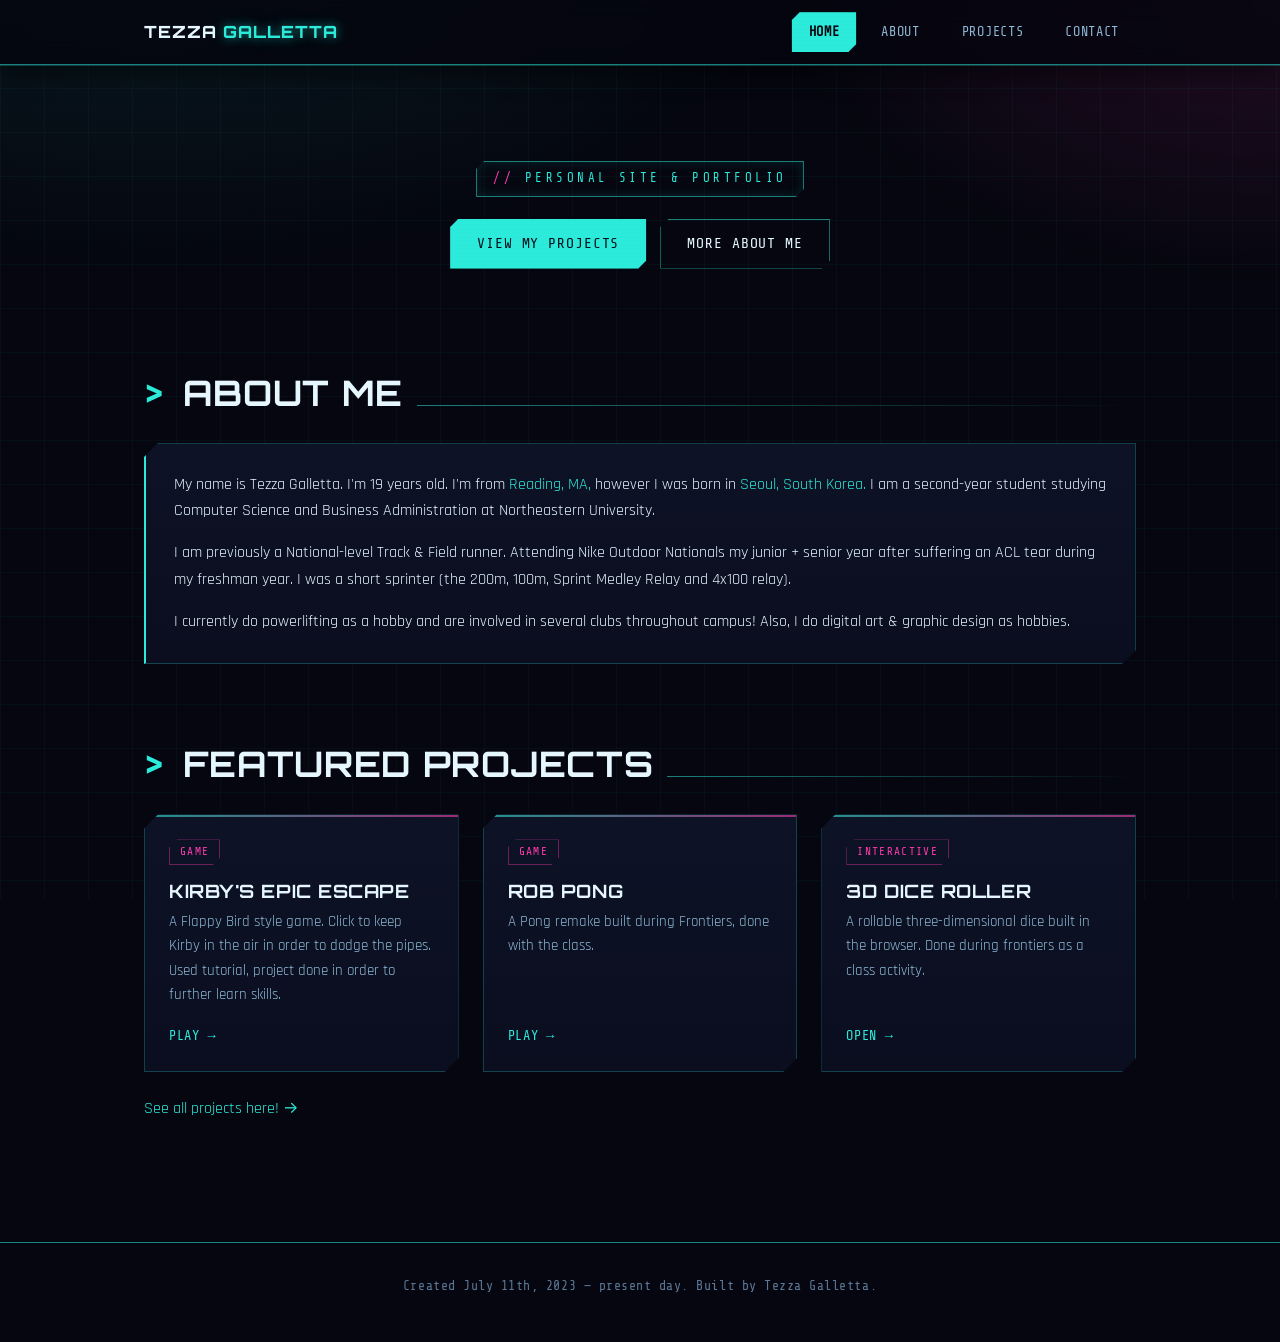
<file: index.html>
<!DOCTYPE html>
<html lang="en">
  <head>
    <meta charset="UTF-8">
    <meta name="viewport" content="width=device-width, initial-scale=1">
    <title>Tezza Galletta</title>
    <meta name="author" content="Tezza Galletta">
    <meta name="description" content="Personal website and portfolio of Tezza Galletta.">
    <link rel="preconnect" href="https://fonts.googleapis.com">
    <link rel="preconnect" href="https://fonts.gstatic.com" crossorigin>
    <link href="https://fonts.googleapis.com/css2?family=Sora:wght@500;600;700&family=Inter:wght@400;500;600&display=swap" rel="stylesheet">
    <link rel="stylesheet" href="styles.css">
  </head>
  <body>
    <!-- ===== Nav ===== -->
    <nav class="nav">
      <div class="container nav-inner">
        <a class="brand" href="index.html">Tezza <span>Galletta</span></a>
        <ul class="nav-links">
          <li><a class="active" href="index.html">Home</a></li>
          <li><a href="myinterests.html">About</a></li>
          <li><a href="projectdirectory.html">Projects</a></li>
          <li><a href="mytown.html">Contact</a></li>
        </ul>
      </div>
    </nav>

    <!-- ===== Hero ===== -->
    <header class="hero container">
      <span class="eyebrow">Personal Site &amp; Portfolio</span>
      <div class="btn-row">
        <a class="btn btn-primary" href="projectdirectory.html">View my projects</a>
        <a class="btn btn-ghost" href="myinterests.html">More about me</a>
      </div>
    </header>

    <main class="container">
      <!-- ===== About ===== -->
      <section id="about">
        <div class="section-head reveal">
          <h2>About me</h2>
          <span class="rule"></span>
        </div>
        <div class="about-grid reveal">
          <div class="card">
            <p>
              My name is Tezza Galletta. I'm 19 years old. I'm from
              <a href="https://en.wikipedia.org/wiki/Reading,_Massachusetts">Reading, MA,</a>
              however I was born in
              <a href="https://en.wikipedia.org/wiki/Seoul">Seoul, South Korea.</a>
              I am a second-year student studying Computer Science and Business Administration at Northeastern University.
            </p>
            <p>
              I am previously a National-level Track & Field runner. Attending Nike Outdoor Nationals my junior + senior year after suffering an ACL tear during my freshman year. </a>
              I was a short sprinter (the 200m, 100m, Sprint Medley Relay and 4x100 relay).
            </p>
            <p>
              I currently do powerlifting as a hobby and are involved in several clubs throughout campus! Also, I do digital art & graphic design as hobbies.
            </p>
          </div>
        </div>
      </section>

      <!-- ===== Featured projects ===== -->
      <section id="featured">
        <div class="section-head reveal">
          <h2>Featured projects</h2>
          <span class="rule"></span>
        </div>
        <div class="project-grid">
          <a class="project-card reveal" href="flappybird/flappy.html">
            <span class="tag">Game</span>
            <h3>Kirby's Epic Escape</h3>
            <p>A Flappy Bird style game. Click to keep Kirby in the air in order to dodge the pipes. Used tutorial, project done in order to further learn skills.</p>
            <span class="go">Play &rarr;</span>
          </a>
          <a class="project-card reveal" href="robpong/pong.html">
            <span class="tag">Game</span>
            <h3>Rob Pong</h3>
            <p>A Pong remake built during Frontiers, done with the class.</p>
            <span class="go">Play &rarr;</span>
          </a>
          <a class="project-card reveal" href="dice3D/dice3d.html">
            <span class="tag">Interactive</span>
            <h3>3D Dice Roller</h3>
            <p>A rollable three-dimensional dice built in the browser. Done during frontiers as a class activity. </p>
            <span class="go">Open &rarr;</span>
          </a>
        </div>
        <p class="reveal" style="margin-top:24px;">
          <a href="projectdirectory.html">See all projects here! &rarr;</a>
        </p>
      </section>
    </main>

    <!-- ===== Footer ===== -->
    <footer class="footer">
      <div class="container">
        <p>Created July 11th, 2023 — present day. Built by Tezza Galletta.</p>
      </div>
    </footer>

    <script src="script.js"></script>
  </body>
</html>
</file>
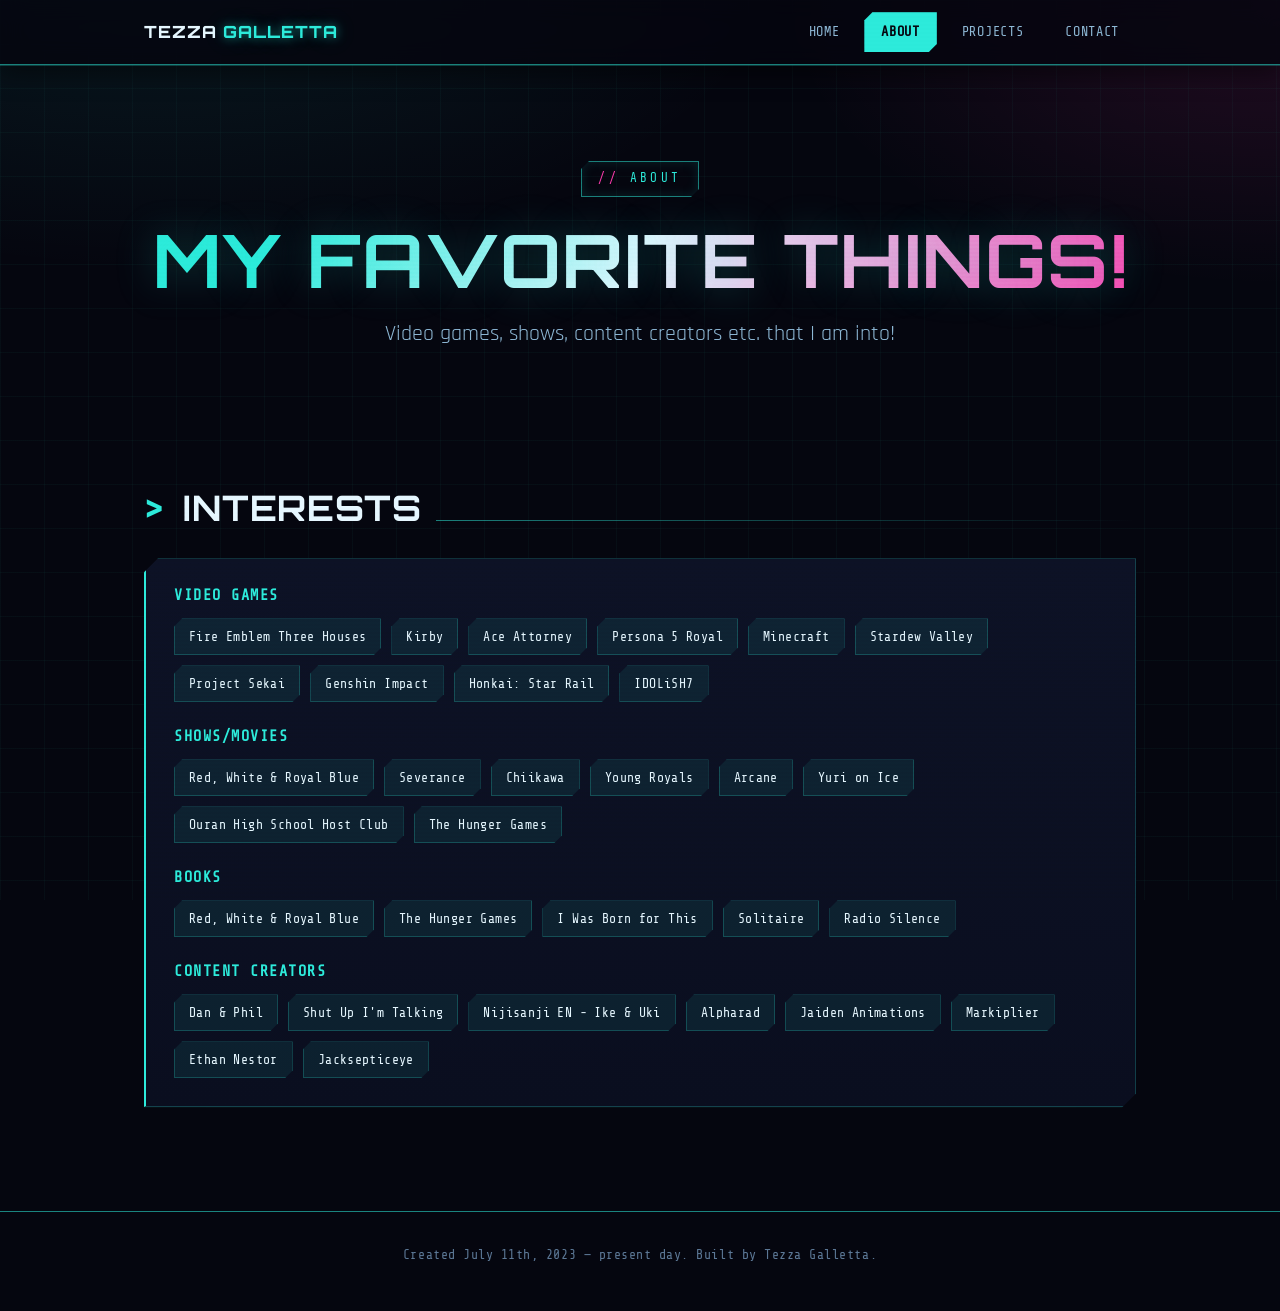
<file: myinterests.html>
<!DOCTYPE html>
<html lang="en">
  <head>
    <meta charset="UTF-8">
    <meta name="viewport" content="width=device-width, initial-scale=1">
    <title>About — Tezza Galletta</title>
    <meta name="author" content="Tezza Galletta">
    <meta name="description" content="Tezza Galletta's interests: games, shows, books, and creators.">
    <link rel="preconnect" href="https://fonts.googleapis.com">
    <link rel="preconnect" href="https://fonts.gstatic.com" crossorigin>
    <link href="https://fonts.googleapis.com/css2?family=Sora:wght@500;600;700&family=Inter:wght@400;500;600&display=swap" rel="stylesheet">
    <link rel="stylesheet" href="styles.css">
  </head>
  <body>
    <!-- ===== Nav ===== -->
    <nav class="nav">
      <div class="container nav-inner">
        <a class="brand" href="index.html">Tezza <span>Galletta</span></a>
        <ul class="nav-links">
          <li><a href="index.html">Home</a></li>
          <li><a class="active" href="myinterests.html">About</a></li>
          <li><a href="projectdirectory.html">Projects</a></li>
          <li><a href="mytown.html">Contact</a></li>
        </ul>
      </div>
    </nav>

    <!-- ===== Hero ===== -->
    <header class="hero container">
      <span class="eyebrow">About</span>
      <h1>My favorite things!</h1>
      <p class="tagline">Video games, shows, content creators etc. that I am into!</p>
    </header>

    <main class="container">
      <section>
        <div class="section-head reveal">
          <h2>Interests</h2>
          <span class="rule"></span>
        </div>

        <div class="card reveal">
          <div class="interest-group">
            <h3>Video games</h3>
            <div class="chips">
              <span class="chip">Fire Emblem Three Houses</span>
              <span class="chip">Kirby</span>
              <span class="chip">Ace Attorney</span>
              <span class="chip">Persona 5 Royal</span>
              <span class="chip">Minecraft</span>
              <span class="chip">Stardew Valley</span>
              <span class="chip">Project Sekai</span>
              <span class="chip">Genshin Impact</span>
              <span class="chip">Honkai: Star Rail</span>
              <span class="chip">IDOLiSH7</span>
            </div>
          </div>

          <div class="interest-group">
            <h3>Shows/Movies</h3>
            <div class="chips">
              <span class="chip">Red, White &amp; Royal Blue</span>
              <span class="chip">Severance</span>
              <span class="chip">Chiikawa</span>
              <span class="chip">Young Royals</span>
              <span class="chip">Arcane</span>
              <span class="chip">Yuri on Ice</span>
              <span class="chip">Ouran High School Host Club</span>
              <span class="chip">The Hunger Games</span>
            </div>
          </div>

          <div class="interest-group">
            <h3>Books</h3>
            <div class="chips">
              <span class="chip">Red, White &amp; Royal Blue</span>
              <span class="chip">The Hunger Games</span>
              <span class="chip">I Was Born for This</span>
              <span class="chip">Solitaire</span>
              <span class="chip">Radio Silence</span>
            </div>
          </div>

          <div class="interest-group">
            <h3>Content creators</h3>
            <div class="chips">
              <span class="chip">Dan &amp; Phil</span>
              <span class="chip">Shut Up I'm Talking</span>
              <span class="chip">Nijisanji EN - Ike &amp; Uki</span>
              <span class="chip">Alpharad</span>
              <span class="chip">Jaiden Animations</span>
              <span class="chip">Markiplier</span>
              <span class="chip">Ethan Nestor</span>
              <span class="chip">Jacksepticeye</span>
            </div>
          </div>
        </div>

      </section>
    </main>

    <!-- ===== Footer ===== -->
    <footer class="footer">
      <div class="container">
        <p>Created July 11th, 2023 — present day. Built by Tezza Galletta.</p>
      </div>
    </footer>

    <script src="script.js"></script>
  </body>
</html>
</file>
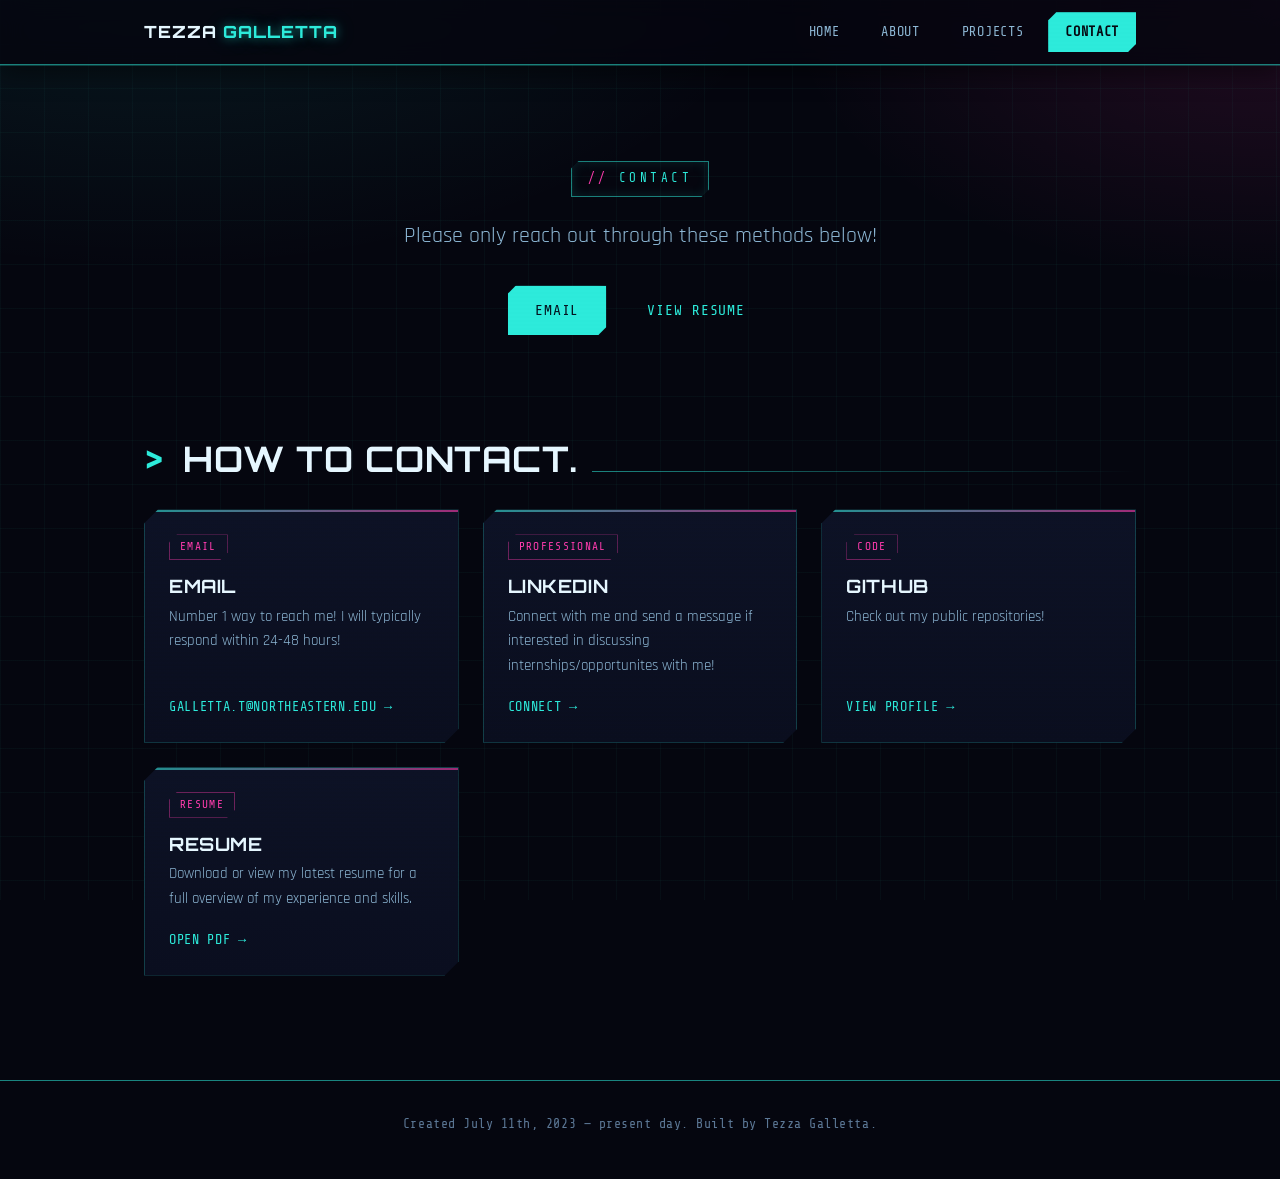
<file: mytown.html>
<!DOCTYPE html>
<html lang="en">
  <head>
    <meta charset="UTF-8">
    <meta name="viewport" content="width=device-width, initial-scale=1">
    <title>Contact — Tezza Galletta</title>
    <meta name="author" content="Tezza Galletta">
    <meta name="description" content="Get in touch with Tezza Galletta.">
    <link rel="preconnect" href="https://fonts.googleapis.com">
    <link rel="preconnect" href="https://fonts.gstatic.com" crossorigin>
    <link href="https://fonts.googleapis.com/css2?family=Sora:wght@500;600;700&family=Inter:wght@400;500;600&display=swap" rel="stylesheet">
    <link rel="stylesheet" href="styles.css">
  </head>
  <body>
    <!-- ===== Nav ===== -->
    <nav class="nav">
      <div class="container nav-inner">
        <a class="brand" href="index.html">Tezza <span>Galletta</span></a>
        <ul class="nav-links">
          <li><a href="index.html">Home</a></li>
          <li><a href="myinterests.html">About</a></li>
          <li><a href="projectdirectory.html">Projects</a></li>
          <li><a class="active" href="mytown.html">Contact</a></li>
        </ul>
      </div>
    </nav>

    <!-- ===== Hero ===== -->
    <header class="hero container">
      <span class="eyebrow">Contact</span>
      <p class="tagline">Please only reach out through these methods below!</p>
      <div class="btn-row">
        <a class="btn btn-primary" href="mailto:galletta.t@northeastern.edu">Email</a>
        <a class="btn" href="resume.pdf" target="_blank" rel="noopener">View resume</a>
      </div>
    </header>

    <main class="container">
      <section>
        <div class="section-head reveal">
          <h2>How to contact.</h2>
          <span class="rule"></span>
        </div>

        <div class="project-grid">
          <a class="project-card reveal" href="mailto:galletta.t@northeastern.edu">
            <span class="tag">Email</span>
            <h3>Email</h3>
            <p>Number 1 way to reach me! I will typically respond within 24-48 hours!</p>
            <span class="go">galletta.t@northeastern.edu &rarr;</span>
          </a>

          <a class="project-card reveal" href="https://www.linkedin.com/" target="_blank" rel="noopener">
            <span class="tag">Professional</span>
            <h3>LinkedIn</h3>
            <p>Connect with me and send a message if interested in discussing internships/opportunites with me!</p>
            <span class="go">Connect &rarr;</span>
          </a>

          <a class="project-card reveal" href="https://github.com/" target="_blank" rel="noopener">
            <span class="tag">Code</span>
            <h3>GitHub</h3>
            <p>Check out my public repositories!</p>
            <span class="go">View profile &rarr;</span>
          </a>

          <a class="project-card reveal" href="resume.pdf" target="_blank" rel="noopener">
            <span class="tag">Resume</span>
            <h3>Resume</h3>
            <p>Download or view my latest resume for a full overview of my experience and skills.</p>
            <span class="go">Open PDF &rarr;</span>
          </a>
        </div>
      </section>
    </main>

    <!-- ===== Footer ===== -->
    <footer class="footer">
      <div class="container">
        <p>Created July 11th, 2023 — present day. Built by Tezza Galletta.</p>
      </div>
    </footer>

    <script src="script.js"></script>
  </body>
</html>
</file>
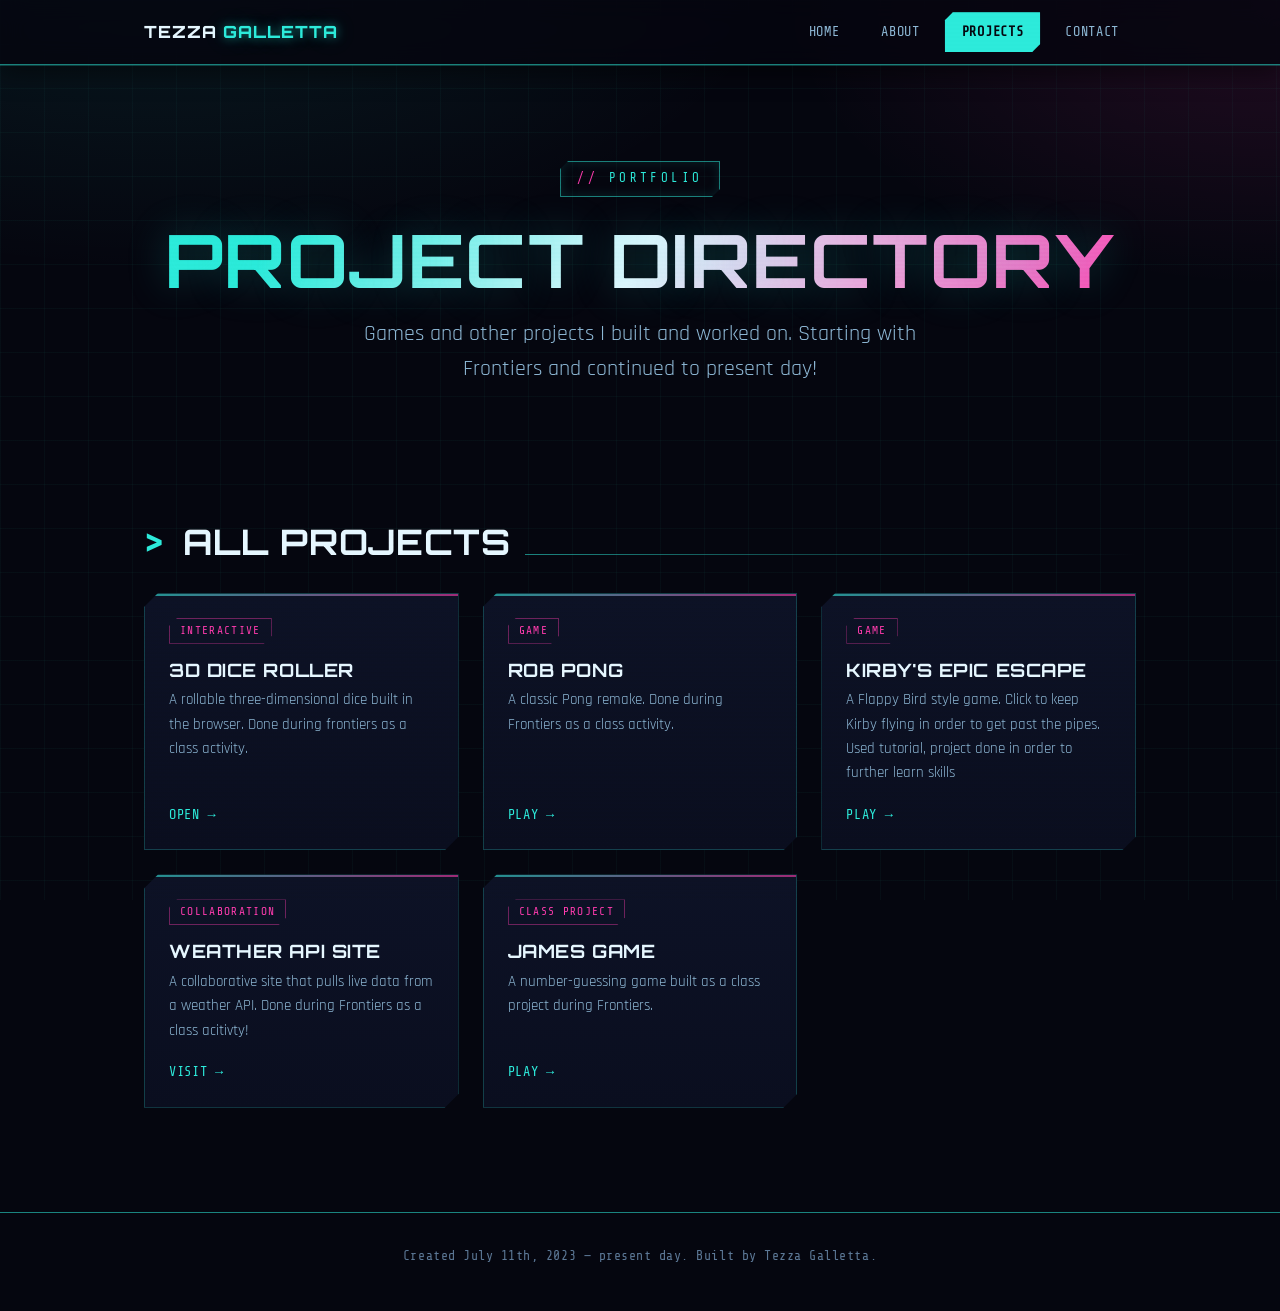
<file: projectdirectory.html>
<!DOCTYPE html>
<html lang="en">
  <head>
    <meta charset="UTF-8">
    <meta name="viewport" content="width=device-width, initial-scale=1">
    <title>Projects — Tezza Galletta</title>
    <meta name="author" content="Tezza Galletta">
    <meta name="description" content="A directory of projects built by Tezza Galletta.">
    <link rel="preconnect" href="https://fonts.googleapis.com">
    <link rel="preconnect" href="https://fonts.gstatic.com" crossorigin>
    <link href="https://fonts.googleapis.com/css2?family=Sora:wght@500;600;700&family=Inter:wght@400;500;600&display=swap" rel="stylesheet">
    <link rel="stylesheet" href="styles.css">
  </head>
  <body>
    <!-- ===== Nav ===== -->
    <nav class="nav">
      <div class="container nav-inner">
        <a class="brand" href="index.html">Tezza <span>Galletta</span></a>
        <ul class="nav-links">
          <li><a href="index.html">Home</a></li>
          <li><a href="myinterests.html">About</a></li>
          <li><a class="active" href="projectdirectory.html">Projects</a></li>
          <li><a href="mytown.html">Contact</a></li>
        </ul>
      </div>
    </nav>

    <!-- ===== Hero ===== -->
    <header class="hero container">
      <span class="eyebrow">Portfolio</span>
      <h1>Project directory</h1>
      <p class="tagline">Games and other projects I built and worked on. Starting with Frontiers and continued to present day!</p>
    </header>

    <main class="container">
      <section>
        <div class="section-head reveal">
          <h2>All projects</h2>
          <span class="rule"></span>
        </div>

        <div class="project-grid">
          <a class="project-card reveal" href="dice3D/dice3d.html">
            <span class="tag">Interactive</span>
            <h3>3D Dice Roller</h3>
            <p>A rollable three-dimensional dice built in the browser. Done during frontiers as a class activity.</p>
            <span class="go">Open &rarr;</span>
          </a>

          <a class="project-card reveal" href="robpong/pong.html">
            <span class="tag">Game</span>
            <h3>Rob Pong</h3>
            <p>A classic Pong remake. Done during Frontiers as a class activity.</p>
            <span class="go">Play &rarr;</span>
          </a>

          <a class="project-card reveal" href="flappybird/flappy.html">
            <span class="tag">Game</span>
            <h3>Kirby's Epic Escape</h3>
            <p>A Flappy Bird style game. Click to keep Kirby flying in order to get past the pipes. Used tutorial, project done in order to further learn skills</p>
            <span class="go">Play &rarr;</span>
          </a>

          <a class="project-card reveal" href="https://users.wpi.edu/~alvillarreal/html/weather/weather.html">
            <span class="tag">Collaboration</span>
            <h3>Weather API Site</h3>
            <p>A collaborative site that pulls live data from a weather API. Done during Frontiers as a class acitivty!</p>
            <span class="go">Visit &rarr;</span>
          </a>

          <a class="project-card reveal" href="jamesgame/numgame.html">
            <span class="tag">Class project</span>
            <h3>James Game</h3>
            <p>A number-guessing game built as a class project during Frontiers.</p>
            <span class="go">Play &rarr;</span>
          </a>
        </div>
      </section>
    </main>

    <!-- ===== Footer ===== -->
    <footer class="footer">
      <div class="container">
        <p>Created July 11th, 2023 — present day. Built by Tezza Galletta.</p>
      </div>
    </footer>

    <script src="script.js"></script>
  </body>
</html>
</file>
<file: styles.css>
/*
  styles.css — shared design system for tezza galletta's site
  Rebuilt 2026. Cyberpunk / neon-noir theme. Sharp, angular, glowing.
*/

@import url("https://fonts.googleapis.com/css2?family=Orbitron:wght@500;600;700;800&family=Share+Tech+Mono&family=Rajdhani:wght@400;500;600;700&display=swap");

:root {
  --bg:        #05060f;
  --bg-soft:   #0a0e1f;
  --surface:   #0d1226;
  --surface-2: #12183a;
  --border:    rgba(45, 235, 219, 0.22);
  --border-strong: rgba(45, 235, 219, 0.55);

  --text:   #e6f7ff;
  --muted:  #8fb9d6;
  --dim:    #5c7896;

  --accent:   #2debdb;  /* neon cyan */
  --accent-2: #ff3caf;  /* hot magenta */
  --accent-3: #b26bff;  /* electric violet */
  --accent-4: #f4e04d;  /* warning yellow */

  --glow-cyan:    0 0 10px rgba(45, 235, 219, 0.55), 0 0 24px rgba(45, 235, 219, 0.22);
  --glow-magenta: 0 0 10px rgba(255, 60, 175, 0.55), 0 0 24px rgba(255, 60, 175, 0.22);

  --radius: 0px;
  --radius-sm: 0px;
  --maxw: 1040px;
  --gap: 24px;

  /* angular clipped-corner shape used across surfaces */
  --clip: polygon(14px 0, 100% 0, 100% calc(100% - 14px), calc(100% - 14px) 100%, 0 100%, 0 14px);
  --clip-sm: polygon(8px 0, 100% 0, 100% calc(100% - 8px), calc(100% - 8px) 100%, 0 100%, 0 8px);

  --shadow: 0 0 0 1px rgba(45, 235, 219, 0.10), 0 18px 40px rgba(0, 0, 0, 0.55);
  --ring: 0 0 0 1px var(--border);

  --font-display: "Orbitron", "Sora", sans-serif;
  --font-body: "Rajdhani", "Inter", system-ui, sans-serif;
  --font-mono: "Share Tech Mono", ui-monospace, monospace;
}

/* ---------- Reset / base ---------- */
*,
*::before,
*::after { box-sizing: border-box; }

html { scroll-behavior: smooth; }

body {
  margin: 0;
  font-family: var(--font-body);
  color: var(--text);
  line-height: 1.6;
  font-size: 1.02rem;
  background:
    linear-gradient(rgba(45, 235, 219, 0.035) 1px, transparent 1px),
    linear-gradient(90deg, rgba(45, 235, 219, 0.035) 1px, transparent 1px),
    radial-gradient(1100px 600px at 12% -10%, rgba(45, 235, 219, 0.10), transparent 60%),
    radial-gradient(900px 520px at 100% 0%, rgba(255, 60, 175, 0.12), transparent 55%),
    var(--bg);
  background-size: 44px 44px, 44px 44px, 100% 100%, 100% 100%, 100% 100%;
  background-attachment: fixed;
  min-height: 100vh;
  -webkit-font-smoothing: antialiased;
}

/* faint moving scanline overlay */
body::after {
  content: "";
  position: fixed;
  inset: 0;
  pointer-events: none;
  z-index: 999;
  background: repeating-linear-gradient(
    0deg,
    rgba(0, 0, 0, 0) 0px,
    rgba(0, 0, 0, 0) 2px,
    rgba(0, 0, 0, 0.12) 3px,
    rgba(0, 0, 0, 0) 4px
  );
  mix-blend-mode: overlay;
  opacity: 0.5;
}

img { max-width: 100%; height: auto; display: block; }

a {
  color: var(--accent);
  text-decoration: none;
  transition: color 0.2s ease, text-shadow 0.2s ease;
}
a:hover { color: var(--accent-2); text-shadow: var(--glow-magenta); }

h1, h2, h3 {
  font-family: var(--font-display);
  line-height: 1.12;
  margin: 0 0 0.4em;
  letter-spacing: 0.02em;
  text-transform: uppercase;
}

p { margin: 0 0 1em; }

.container {
  width: 100%;
  max-width: var(--maxw);
  margin: 0 auto;
  padding: 0 24px;
}

.muted { color: var(--muted); }
.dim { color: var(--dim); }

/* ---------- Navbar ---------- */
.nav {
  position: sticky;
  top: 0;
  z-index: 50;
  backdrop-filter: blur(12px);
  background: rgba(5, 6, 15, 0.82);
  border-bottom: 1px solid var(--border-strong);
  box-shadow: 0 1px 0 rgba(45, 235, 219, 0.25), 0 8px 24px rgba(0, 0, 0, 0.5);
}
.nav-inner {
  display: flex;
  align-items: center;
  justify-content: space-between;
  height: 64px;
  gap: 16px;
}
.brand {
  font-family: var(--font-display);
  font-weight: 800;
  font-size: 1.05rem;
  color: var(--text);
  letter-spacing: 0.06em;
  text-transform: uppercase;
}
.brand span { color: var(--accent); text-shadow: var(--glow-cyan); }
.nav-links {
  display: flex;
  gap: 8px;
  list-style: none;
  margin: 0;
  padding: 0;
}
.nav-links a {
  display: block;
  padding: 8px 16px;
  border-radius: 0;
  color: var(--muted);
  font-family: var(--font-mono);
  font-size: 0.85rem;
  letter-spacing: 0.05em;
  text-transform: uppercase;
  border: 1px solid transparent;
  clip-path: var(--clip-sm);
  transition: background 0.2s ease, color 0.2s ease, border-color 0.2s ease;
}
.nav-links a:hover { color: var(--text); background: rgba(45, 235, 219, 0.10); border-color: var(--border); }
.nav-links a.active {
  color: var(--bg);
  background: var(--accent);
  box-shadow: var(--glow-cyan);
  font-weight: 700;
}

/* ---------- Hero ---------- */
.hero {
  padding: 96px 0 64px;
  text-align: center;
}
.hero .eyebrow {
  display: inline-block;
  font-family: var(--font-mono);
  font-size: 0.78rem;
  letter-spacing: 0.28em;
  text-transform: uppercase;
  color: var(--accent);
  border: 1px solid var(--border-strong);
  padding: 7px 16px;
  border-radius: 0;
  clip-path: var(--clip-sm);
  margin-bottom: 22px;
  box-shadow: inset 0 0 12px rgba(45, 235, 219, 0.12);
}
.hero .eyebrow::before { content: "// "; color: var(--accent-2); }
.hero h1 {
  font-size: clamp(2.4rem, 7vw, 4.6rem);
  margin-bottom: 16px;
  background: linear-gradient(120deg, var(--accent) 15%, var(--text) 50%, var(--accent-2) 100%);
  -webkit-background-clip: text;
  background-clip: text;
  color: transparent;
  text-shadow: 0 0 40px rgba(45, 235, 219, 0.25);
}
.hero .tagline {
  font-size: clamp(1.05rem, 2.2vw, 1.35rem);
  color: var(--muted);
  max-width: 620px;
  margin: 0 auto 32px;
}

/* ---------- Buttons ---------- */
.btn-row {
  display: flex;
  flex-wrap: wrap;
  gap: 14px;
  justify-content: center;
}
.btn {
  display: inline-flex;
  align-items: center;
  gap: 8px;
  padding: 12px 26px;
  border-radius: 0;
  clip-path: var(--clip-sm);
  font-family: var(--font-mono);
  font-weight: 400;
  font-size: 0.92rem;
  letter-spacing: 0.06em;
  text-transform: uppercase;
  border: 1px solid transparent;
  cursor: pointer;
  transition: transform 0.15s ease, background 0.2s ease, border-color 0.2s ease, color 0.2s ease, box-shadow 0.2s ease;
}
.btn-primary {
  background: var(--accent);
  color: #04121f;
  box-shadow: var(--glow-cyan);
}
.btn-primary:hover { transform: translateY(-2px); color: #04121f; background: #58f4e7; box-shadow: 0 0 16px rgba(45, 235, 219, 0.8), 0 0 40px rgba(45, 235, 219, 0.35); }
.btn-ghost {
  background: transparent;
  border-color: var(--border-strong);
  color: var(--text);
}
.btn-ghost:hover { transform: translateY(-2px); border-color: var(--accent-2); color: var(--accent-2); box-shadow: var(--glow-magenta); }

/* ---------- Sections ---------- */
section { padding: 40px 0; }
.section-head {
  display: flex;
  align-items: baseline;
  gap: 14px;
  margin-bottom: 28px;
}
.section-head h2 { font-size: clamp(1.6rem, 4vw, 2.2rem); margin: 0; }
.section-head h2::before {
  content: "> ";
  font-family: var(--font-mono);
  color: var(--accent);
}
.section-head .rule {
  flex: 1;
  height: 1px;
  background: linear-gradient(90deg, var(--border-strong), transparent);
}

/* ---------- Cards ---------- */
.card {
  background: linear-gradient(180deg, var(--surface), var(--bg-soft));
  border: 1px solid var(--border);
  border-left: 2px solid var(--accent);
  border-radius: 0;
  clip-path: var(--clip);
  padding: 28px;
  box-shadow: var(--shadow);
}

.about-grid {
  display: grid;
  grid-template-columns: 1fr;
  gap: var(--gap);
}
.about-grid .card p:last-child { margin-bottom: 0; }

/* ---------- Project grid ---------- */
.project-grid {
  display: grid;
  grid-template-columns: repeat(auto-fill, minmax(260px, 1fr));
  gap: var(--gap);
}
.project-card {
  position: relative;
  display: flex;
  flex-direction: column;
  background: linear-gradient(180deg, var(--surface), var(--bg-soft));
  border: 1px solid var(--border);
  border-radius: 0;
  clip-path: var(--clip);
  padding: 24px;
  text-decoration: none;
  color: var(--text);
  transition: transform 0.18s ease, border-color 0.2s ease, box-shadow 0.2s ease;
}
.project-card::before {
  content: "";
  position: absolute;
  top: 0; left: 0;
  width: 100%;
  height: 2px;
  background: linear-gradient(90deg, var(--accent), var(--accent-2));
  opacity: 0.6;
}
.project-card:hover {
  transform: translateY(-4px);
  border-color: var(--accent);
  box-shadow: 0 0 0 1px var(--accent), 0 16px 40px rgba(45, 235, 219, 0.18);
  color: var(--text);
}
.project-card .tag {
  align-self: flex-start;
  font-family: var(--font-mono);
  font-size: 0.7rem;
  letter-spacing: 0.12em;
  text-transform: uppercase;
  color: var(--accent-2);
  border: 1px solid rgba(255, 60, 175, 0.4);
  padding: 3px 10px;
  border-radius: 0;
  clip-path: var(--clip-sm);
  margin-bottom: 16px;
}
.project-card h3 { font-size: 1.15rem; margin-bottom: 8px; letter-spacing: 0.03em; }
.project-card p { color: var(--muted); font-size: 0.95rem; margin: 0 0 18px; flex: 1; }
.project-card .go {
  font-family: var(--font-mono);
  font-weight: 400;
  font-size: 0.85rem;
  letter-spacing: 0.05em;
  text-transform: uppercase;
  color: var(--accent);
}

/* ---------- Interests / chips ---------- */
.interest-group { margin-bottom: 26px; }
.interest-group:last-child { margin-bottom: 0; }
.interest-group h3 {
  font-family: var(--font-mono);
  font-size: 0.95rem;
  text-transform: uppercase;
  letter-spacing: 0.1em;
  color: var(--accent);
  margin-bottom: 14px;
}
.chips { display: flex; flex-wrap: wrap; gap: 10px; }
.chip {
  padding: 7px 14px;
  border-radius: 0;
  clip-path: var(--clip-sm);
  background: rgba(45, 235, 219, 0.08);
  border: 1px solid var(--border);
  color: var(--text);
  font-family: var(--font-mono);
  font-size: 0.82rem;
  letter-spacing: 0.03em;
  transition: background 0.2s ease, border-color 0.2s ease, box-shadow 0.2s ease;
}
.chip:hover {
  background: rgba(45, 235, 219, 0.16);
  border-color: var(--border-strong);
  box-shadow: inset 0 0 10px rgba(45, 235, 219, 0.15);
}

/* ---------- Responsive video ---------- */
.video-wrap {
  position: relative;
  width: 100%;
  aspect-ratio: 16 / 9;
  border-radius: 0;
  clip-path: var(--clip);
  overflow: hidden;
  border: 1px solid var(--border-strong);
  margin-top: 24px;
}
.video-wrap iframe {
  position: absolute;
  inset: 0;
  width: 100%;
  height: 100%;
  border: 0;
}

/* ---------- Footer ---------- */
.footer {
  border-top: 1px solid var(--border-strong);
  margin-top: 64px;
  padding: 32px 0;
  text-align: center;
  color: var(--dim);
  font-family: var(--font-mono);
  font-size: 0.82rem;
  letter-spacing: 0.04em;
}

/* ---------- Reveal animation ---------- */
.reveal {
  opacity: 0;
  transform: translateY(18px);
  transition: opacity 0.6s ease, transform 0.6s ease;
}
.reveal.in { opacity: 1; transform: none; }

@media (prefers-reduced-motion: reduce) {
  * { scroll-behavior: auto; }
  .reveal { opacity: 1; transform: none; transition: none; }
}

/* ---------- Small screens ---------- */
@media (max-width: 560px) {
  .nav-inner { height: auto; padding: 12px 0; flex-direction: column; gap: 10px; }
  .hero { padding: 56px 0 40px; }
}
</file>
